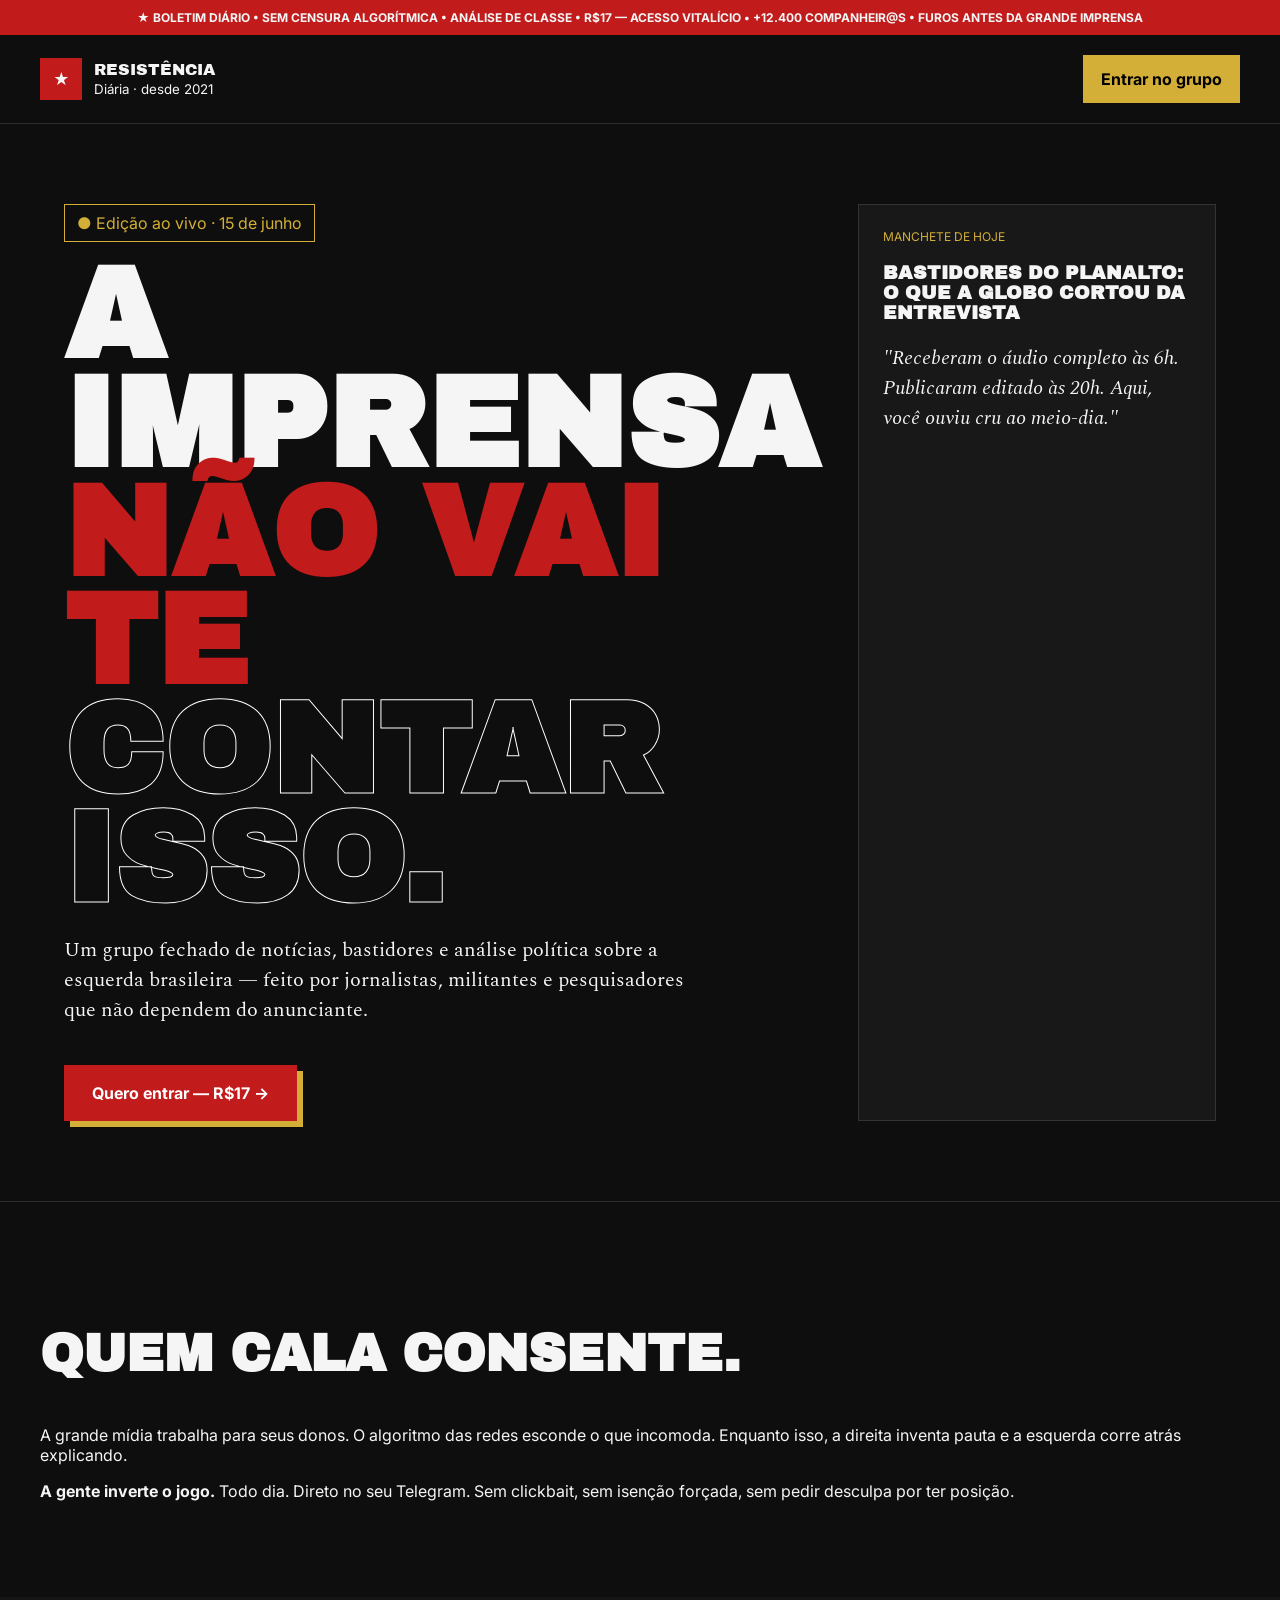
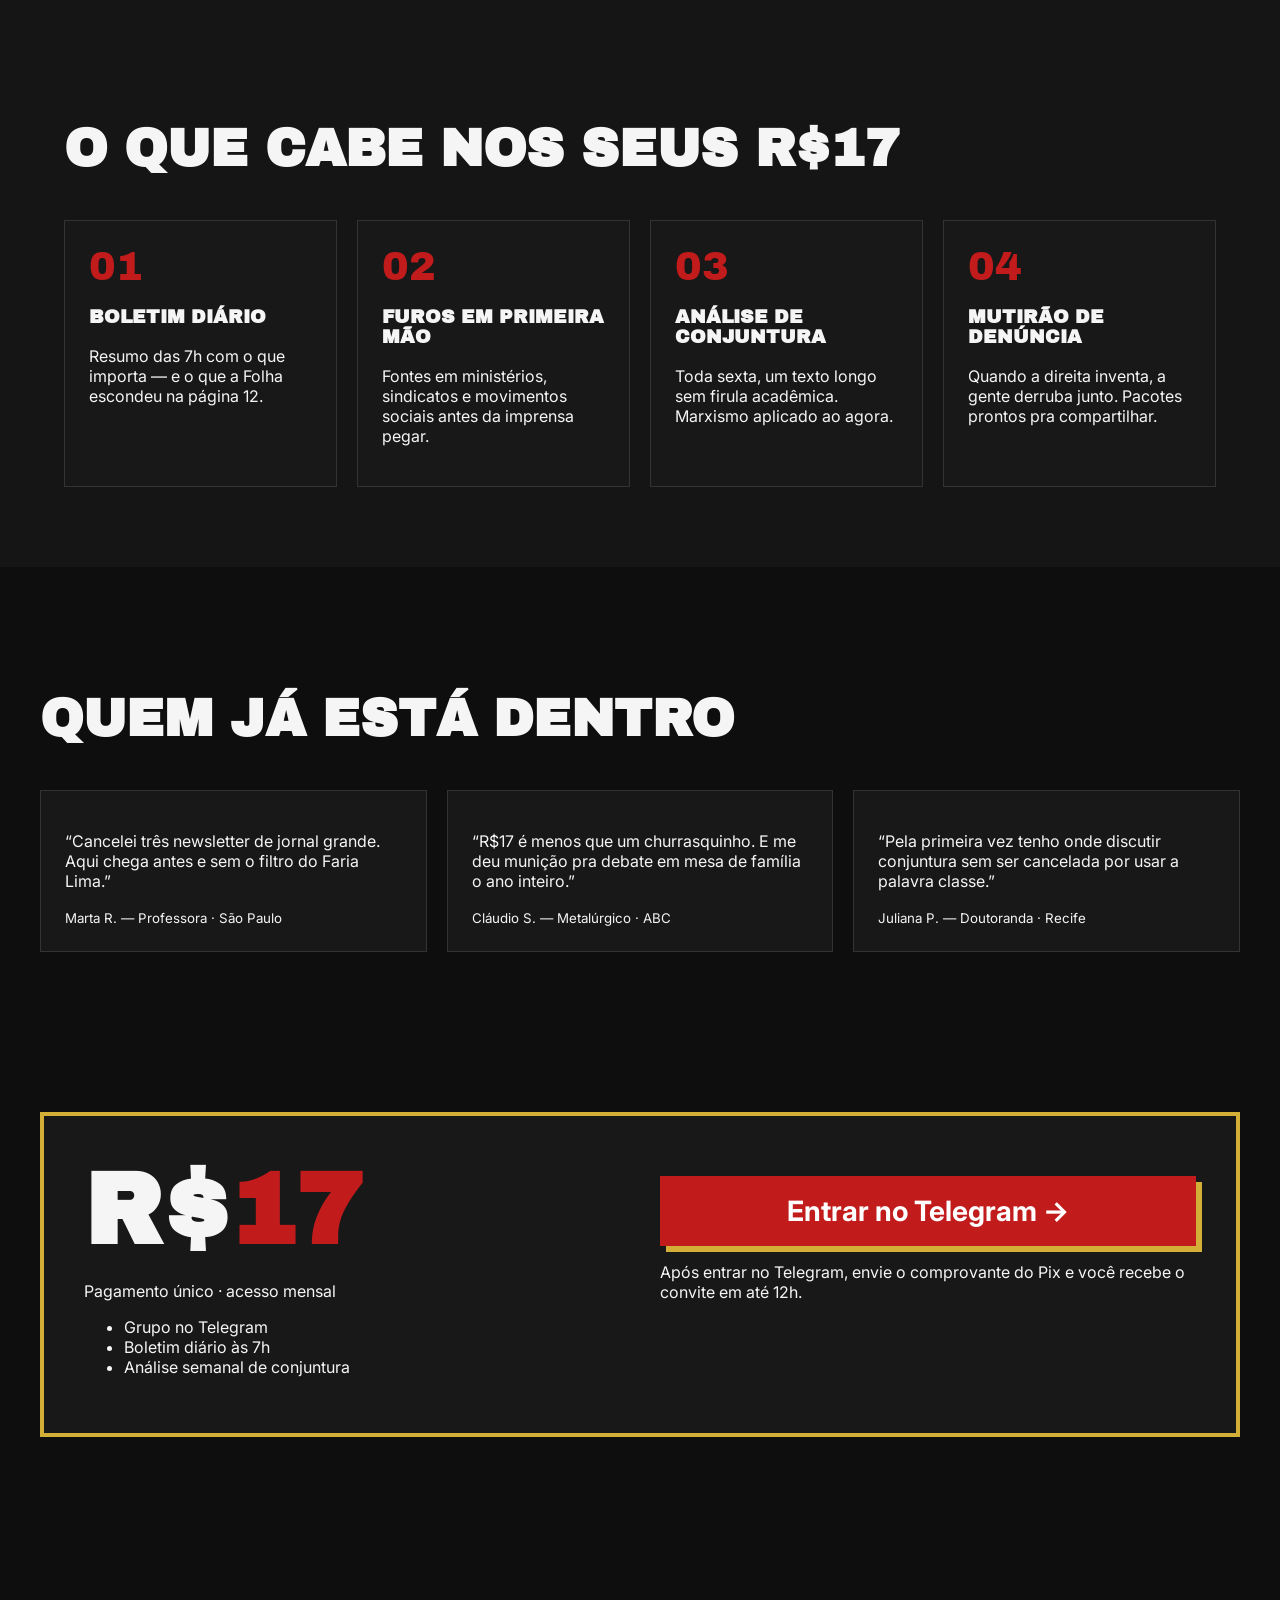
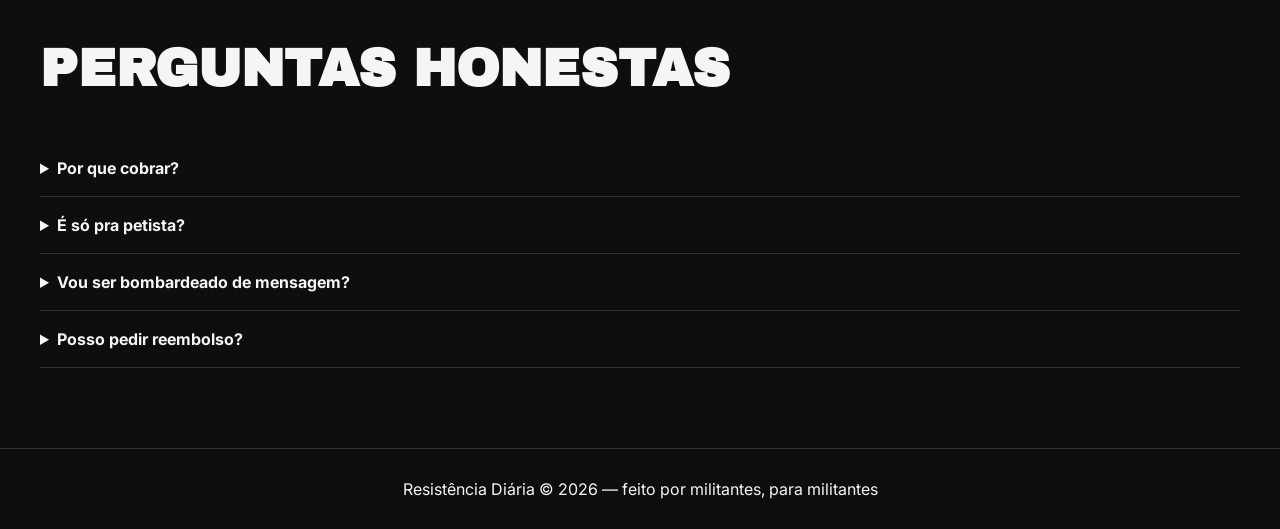
<file: index.html>
<!DOCTYPE html>
<html lang="pt-BR">
<head>
<meta charset="utf-8">
<meta name="viewport" content="width=device-width,initial-scale=1">
<title>Resistência Diária — Notícias da Esquerda Brasileira</title>
<link href="https://fonts.googleapis.com/css2?family=Archivo+Black&family=Inter:wght@400;500;600;700&family=Spectral:wght@400;600&display=swap" rel="stylesheet">
<link rel="stylesheet" href="style.css">
</head>
<body>
<div class="ticker"><div class="track">★ Boletim diário • Sem censura algorítmica • Análise de classe • R$17 — Acesso vitalício • +12.400 companheir@s • Furos antes da grande imprensa</div></div>

<header>
<div class="container nav">
<div class="brand"><div class="logo">★</div><div><div class="title">RESISTÊNCIA</div><small>Diária · desde 2021</small></div></div>
<a href="https://go.perfectpay.com.br/PPU38CQD8IK" class="gold-btn">Entrar no grupo</a>
</div>
</header>

<section class="hero">
<div class="container hero-grid">
<div>
<div class="badge">● Edição ao vivo · 15 de junho</div>
<h1>A imprensa <span class="red">não vai te</span> <span class="outline">contar isso.</span></h1>
<p>Um grupo fechado de notícias, bastidores e análise política sobre a esquerda brasileira — feito por jornalistas, militantes e pesquisadores que não dependem do anunciante.</p>
<a href="https://go.perfectpay.com.br/PPU38CQD8IK" class="cta">Quero entrar — R$17 →</a>
</div>
<div class="newsbox">
<div class="gold">MANCHETE DE HOJE</div>
<h3>Bastidores do Planalto: o que a Globo cortou da entrevista</h3>
<p><em>"Receberam o áudio completo às 6h. Publicaram editado às 20h. Aqui, você ouviu cru ao meio-dia."</em></p>
</div>
</div>
</section>

<section class="section container">
<h2>Quem cala consente.</h2>
<p>A grande mídia trabalha para seus donos. O algoritmo das redes esconde o que incomoda. Enquanto isso, a direita inventa pauta e a esquerda corre atrás explicando.</p>
<p><strong>A gente inverte o jogo.</strong> Todo dia. Direto no seu Telegram. Sem clickbait, sem isenção forçada, sem pedir desculpa por ter posição.</p>
</section>

<section class="section alt">
<div class="container">
<h2>O que cabe nos seus R$17</h2>
<div class="cards">
<div class="card"><span>01</span><h3>Boletim diário</h3><p>Resumo das 7h com o que importa — e o que a Folha escondeu na página 12.</p></div>
<div class="card"><span>02</span><h3>Furos em primeira mão</h3><p>Fontes em ministérios, sindicatos e movimentos sociais antes da imprensa pegar.</p></div>
<div class="card"><span>03</span><h3>Análise de conjuntura</h3><p>Toda sexta, um texto longo sem firula acadêmica. Marxismo aplicado ao agora.</p></div>
<div class="card"><span>04</span><h3>Mutirão de denúncia</h3><p>Quando a direita inventa, a gente derruba junto. Pacotes prontos pra compartilhar.</p></div>
</div>
</div>
</section>

<section class="section container">
<h2>Quem já está dentro</h2>
<div class="cards">
<div class="card"><p>“Cancelei três newsletter de jornal grande. Aqui chega antes e sem o filtro do Faria Lima.”</p><small>Marta R. — Professora · São Paulo</small></div>
<div class="card"><p>“R$17 é menos que um churrasquinho. E me deu munição pra debate em mesa de família o ano inteiro.”</p><small>Cláudio S. — Metalúrgico · ABC</small></div>
<div class="card"><p>“Pela primeira vez tenho onde discutir conjuntura sem ser cancelada por usar a palavra classe.”</p><small>Juliana P. — Doutoranda · Recife</small></div>
</div>
</section>

<section id="assinar" class="offer">
<div class="container offerbox">
<div>
<h2>R$<span>17</span></h2>
<p>Pagamento único · acesso mensal</p>
<ul>
<li>Grupo no Telegram</li>
<li>Boletim diário às 7h</li>
<li>Análise semanal de conjuntura</li>
</ul>
</div>
<div>
<a class="cta big" href="https://go.perfectpay.com.br/PPU38CQD8IK">Entrar no Telegram →</a>
<p>Após entrar no Telegram, envie o comprovante do Pix e você recebe o convite em até 12h.</p>
</div>
</div>
</section>

<section class="section container">
<h2>Perguntas honestas</h2>
<details><summary>Por que cobrar?</summary><p>Porque conteúdo independente não se sustenta com curtida.</p></details>
<details><summary>É só pra petista?</summary><p>Não. É para quem entende que a disputa hoje é de classe.</p></details>
<details><summary>Vou ser bombardeado de mensagem?</summary><p>O grupo principal é silencioso.</p></details>
<details><summary>Posso pedir reembolso?</summary><p>Sim. Em até 7 dias.</p></details>
</section>

<footer><div class="container">Resistência Diária © 2026 — feito por militantes, para militantes</div></footer>
</body></html>
</file>
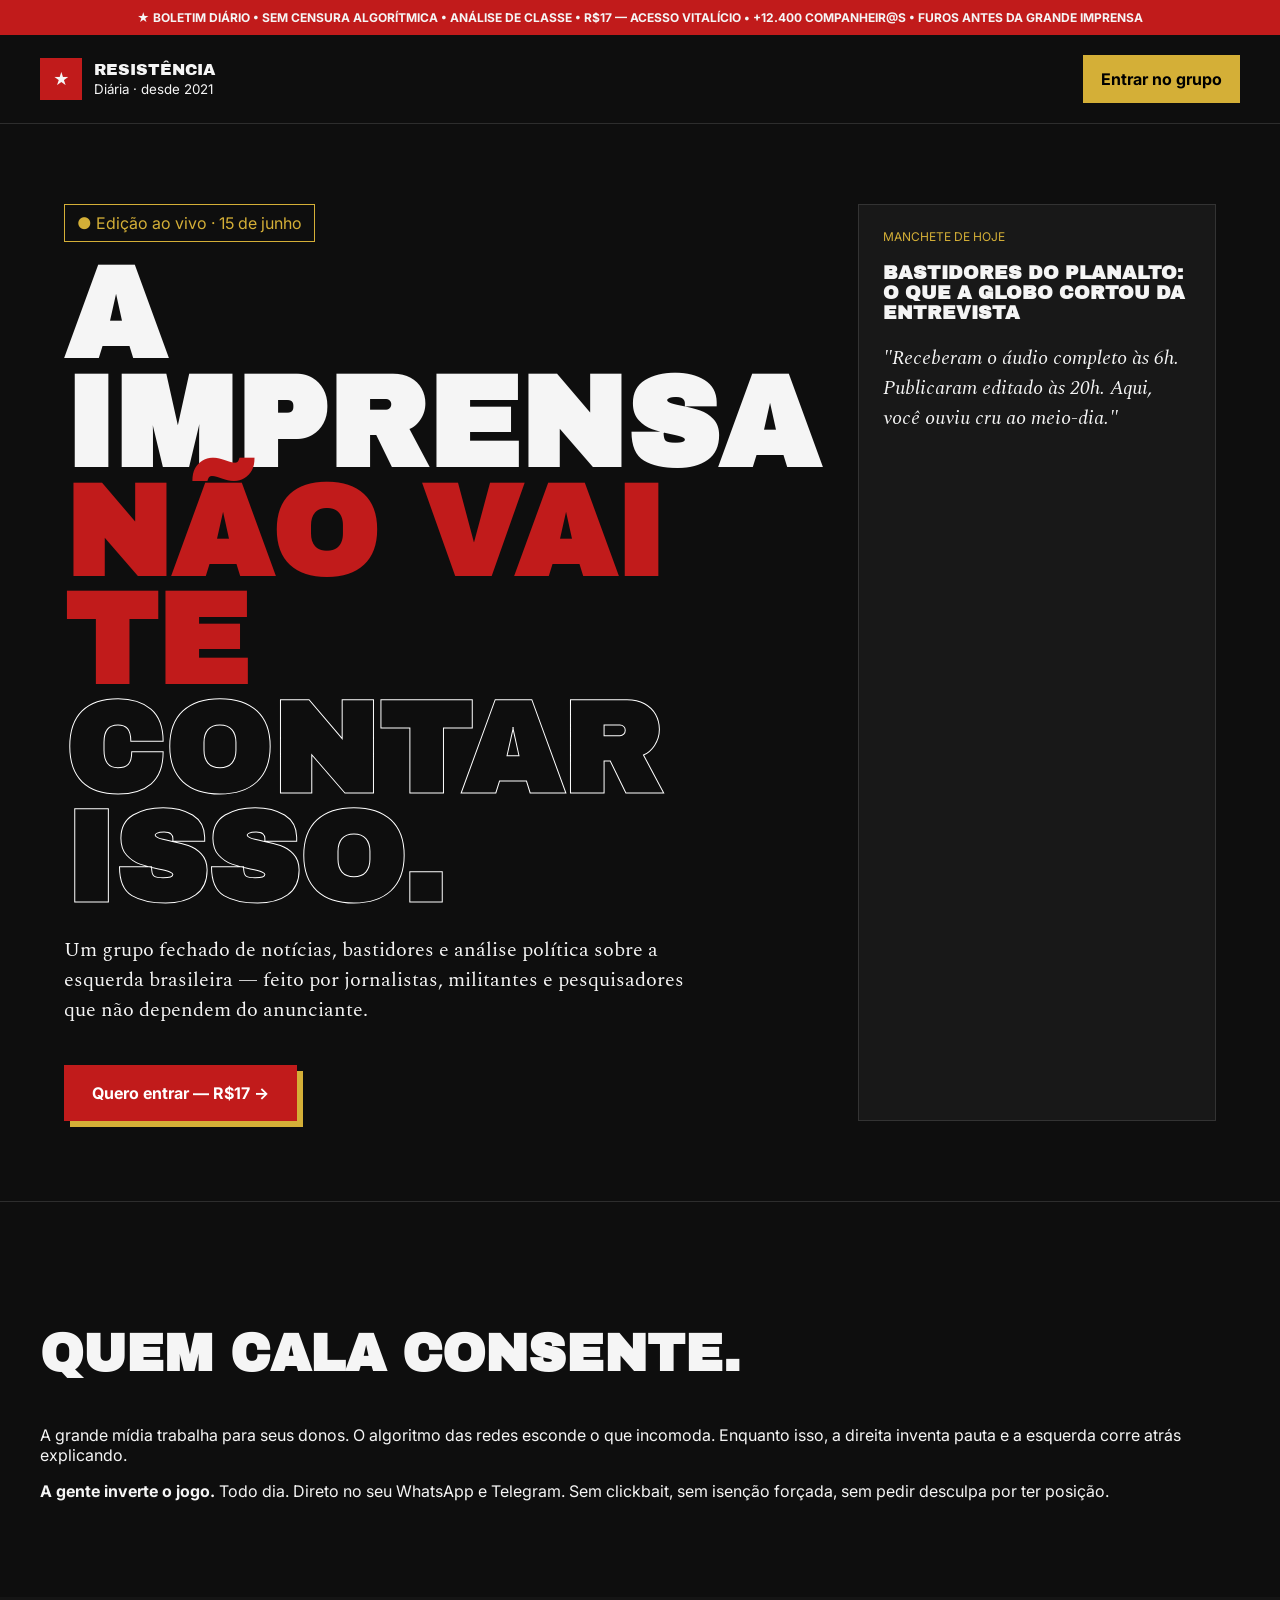
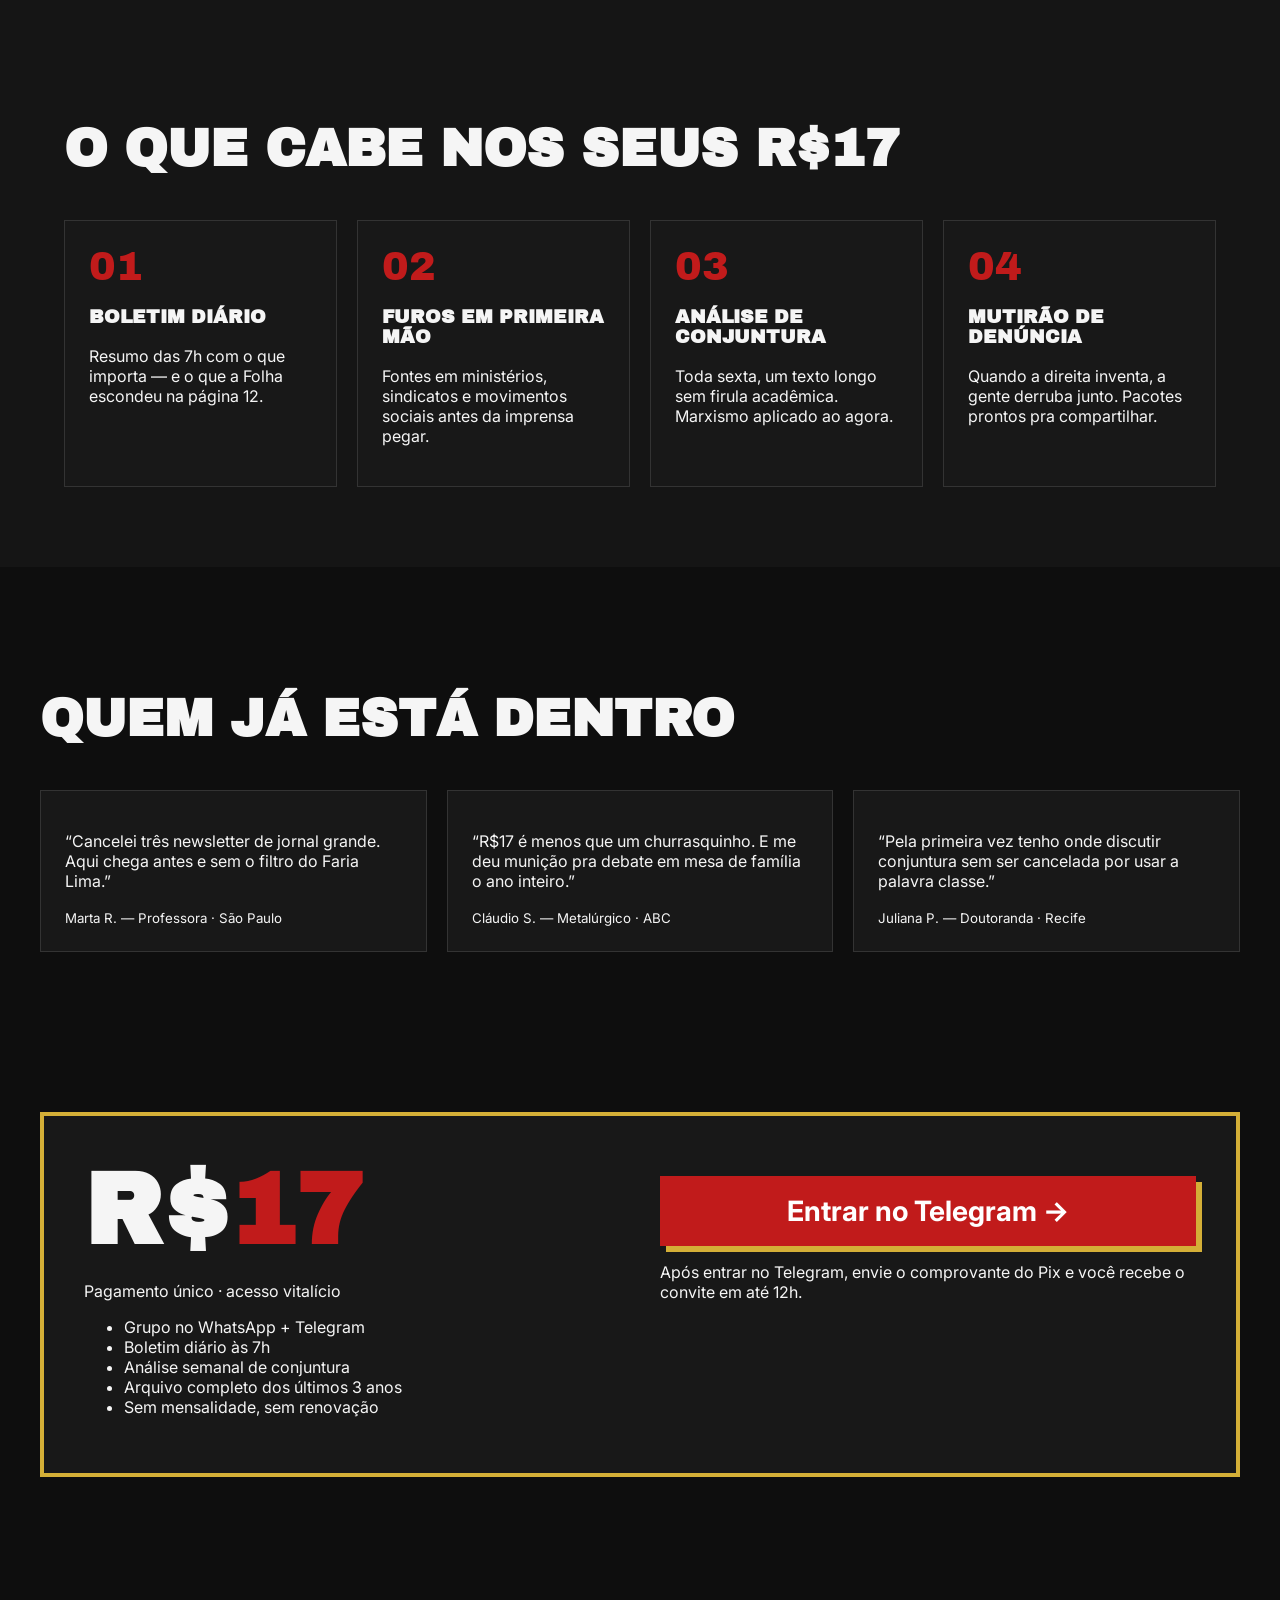
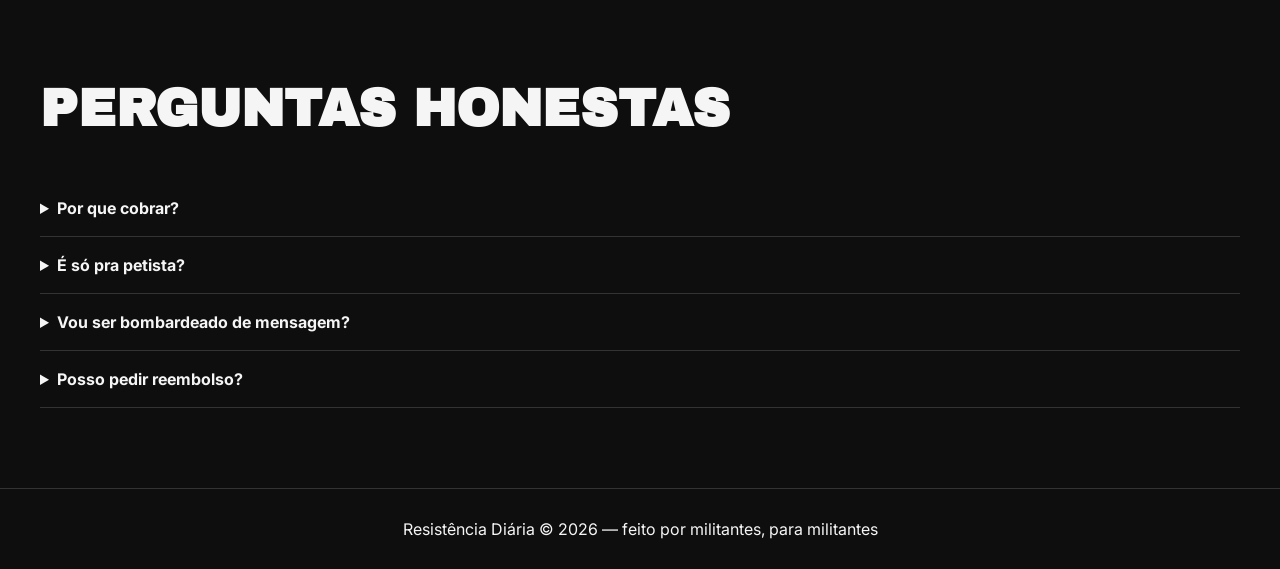
<file: resistencia-diaria-completo.html>
<!DOCTYPE html>
<html lang="pt-BR">
<head>
<meta charset="utf-8">
<meta name="viewport" content="width=device-width,initial-scale=1">
<title>Resistência Diária — Notícias da Esquerda Brasileira</title>
<link href="https://fonts.googleapis.com/css2?family=Archivo+Black&family=Inter:wght@400;500;600;700&family=Spectral:wght@400;600&display=swap" rel="stylesheet">
<link rel="stylesheet" href="style.css">
</head>
<body>
<div class="ticker"><div class="track">★ Boletim diário • Sem censura algorítmica • Análise de classe • R$17 — Acesso vitalício • +12.400 companheir@s • Furos antes da grande imprensa</div></div>

<header>
<div class="container nav">
<div class="brand"><div class="logo">★</div><div><div class="title">RESISTÊNCIA</div><small>Diária · desde 2021</small></div></div>
<a href="#assinar" class="gold-btn">Entrar no grupo</a>
</div>
</header>

<section class="hero">
<div class="container hero-grid">
<div>
<div class="badge">● Edição ao vivo · 15 de junho</div>
<h1>A imprensa <span class="red">não vai te</span> <span class="outline">contar isso.</span></h1>
<p>Um grupo fechado de notícias, bastidores e análise política sobre a esquerda brasileira — feito por jornalistas, militantes e pesquisadores que não dependem do anunciante.</p>
<a href="#assinar" class="cta">Quero entrar — R$17 →</a>
</div>
<div class="newsbox">
<div class="gold">MANCHETE DE HOJE</div>
<h3>Bastidores do Planalto: o que a Globo cortou da entrevista</h3>
<p><em>"Receberam o áudio completo às 6h. Publicaram editado às 20h. Aqui, você ouviu cru ao meio-dia."</em></p>
</div>
</div>
</section>

<section class="section container">
<h2>Quem cala consente.</h2>
<p>A grande mídia trabalha para seus donos. O algoritmo das redes esconde o que incomoda. Enquanto isso, a direita inventa pauta e a esquerda corre atrás explicando.</p>
<p><strong>A gente inverte o jogo.</strong> Todo dia. Direto no seu WhatsApp e Telegram. Sem clickbait, sem isenção forçada, sem pedir desculpa por ter posição.</p>
</section>

<section class="section alt">
<div class="container">
<h2>O que cabe nos seus R$17</h2>
<div class="cards">
<div class="card"><span>01</span><h3>Boletim diário</h3><p>Resumo das 7h com o que importa — e o que a Folha escondeu na página 12.</p></div>
<div class="card"><span>02</span><h3>Furos em primeira mão</h3><p>Fontes em ministérios, sindicatos e movimentos sociais antes da imprensa pegar.</p></div>
<div class="card"><span>03</span><h3>Análise de conjuntura</h3><p>Toda sexta, um texto longo sem firula acadêmica. Marxismo aplicado ao agora.</p></div>
<div class="card"><span>04</span><h3>Mutirão de denúncia</h3><p>Quando a direita inventa, a gente derruba junto. Pacotes prontos pra compartilhar.</p></div>
</div>
</div>
</section>

<section class="section container">
<h2>Quem já está dentro</h2>
<div class="cards">
<div class="card"><p>“Cancelei três newsletter de jornal grande. Aqui chega antes e sem o filtro do Faria Lima.”</p><small>Marta R. — Professora · São Paulo</small></div>
<div class="card"><p>“R$17 é menos que um churrasquinho. E me deu munição pra debate em mesa de família o ano inteiro.”</p><small>Cláudio S. — Metalúrgico · ABC</small></div>
<div class="card"><p>“Pela primeira vez tenho onde discutir conjuntura sem ser cancelada por usar a palavra classe.”</p><small>Juliana P. — Doutoranda · Recife</small></div>
</div>
</section>

<section id="assinar" class="offer">
<div class="container offerbox">
<div>
<h2>R$<span>17</span></h2>
<p>Pagamento único · acesso vitalício</p>
<ul>
<li>Grupo no WhatsApp + Telegram</li>
<li>Boletim diário às 7h</li>
<li>Análise semanal de conjuntura</li>
<li>Arquivo completo dos últimos 3 anos</li>
<li>Sem mensalidade, sem renovação</li>
</ul>
</div>
<div>
<a class="cta big" href="#">Entrar no Telegram →</a>
<p>Após entrar no Telegram, envie o comprovante do Pix e você recebe o convite em até 12h.</p>
</div>
</div>
</section>

<section class="section container">
<h2>Perguntas honestas</h2>
<details><summary>Por que cobrar?</summary><p>Porque conteúdo independente não se sustenta com curtida.</p></details>
<details><summary>É só pra petista?</summary><p>Não. É para quem entende que a disputa hoje é de classe.</p></details>
<details><summary>Vou ser bombardeado de mensagem?</summary><p>O grupo principal é silencioso.</p></details>
<details><summary>Posso pedir reembolso?</summary><p>Sim. Em até 7 dias.</p></details>
</section>

<footer><div class="container">Resistência Diária © 2026 — feito por militantes, para militantes</div></footer>
</body></html>
</file>
<file: style.css>
:root{--bg:#0e0e0e;--card:#181818;--red:#c11b1b;--gold:#d4af37;--text:#f5f5f5}
*{box-sizing:border-box}body{margin:0;background:var(--bg);color:var(--text);font-family:Inter,sans-serif}
.container{max-width:1200px;margin:auto;padding:0 24px}
.ticker{background:var(--red);padding:10px;font-weight:700;text-transform:uppercase;font-size:12px}
.track{text-align:center}
header{border-bottom:1px solid #2d2d2d}
.nav{display:flex;justify-content:space-between;align-items:center;padding:20px 0}
.brand{display:flex;gap:12px;align-items:center}.logo{width:42px;height:42px;background:var(--red);display:grid;place-items:center}
.title,h1,h2,h3{font-family:'Archivo Black',sans-serif;text-transform:uppercase}
.gold-btn,.cta{text-decoration:none;font-weight:700}
.gold-btn{background:var(--gold);color:#000;padding:14px 18px}
.hero{padding:80px 0;border-bottom:1px solid #2d2d2d}
.hero-grid{display:grid;grid-template-columns:2fr 1fr;gap:40px}
.badge{display:inline-block;border:1px solid var(--gold);padding:8px 12px;color:var(--gold);margin-bottom:20px}
h1{font-size:clamp(60px,10vw,130px);line-height:.85;margin:0}
.red{color:var(--red)} .outline{-webkit-text-stroke:1px #fff;color:transparent}
.hero p{max-width:650px;font-family:Spectral,serif;font-size:20px}
.cta{display:inline-block;background:var(--red);color:#fff;padding:18px 28px;margin-top:20px;box-shadow:6px 6px 0 var(--gold)}
.newsbox,.card{background:var(--card);border:1px solid #333;padding:24px}
.gold{color:var(--gold);font-size:12px}
.section{padding:80px 0}.section h2{font-size:52px}
.alt{background:#151515}
.cards{display:grid;grid-template-columns:repeat(auto-fit,minmax(250px,1fr));gap:20px}
.card span{font-size:40px;color:var(--red);font-family:'Archivo Black'}
.offer{padding:80px 0}
.offerbox{border:4px solid var(--gold);padding:40px;display:grid;grid-template-columns:1fr 1fr;gap:40px;background:var(--card)}
.offer h2{font-size:100px;margin:0}.offer h2 span{color:var(--red)}
.big{font-size:28px;text-align:center;width:100%}
details{border-bottom:1px solid #333;padding:18px 0} summary{cursor:pointer;font-weight:700}
footer{border-top:1px solid #333;padding:30px 0;text-align:center}
@media(max-width:768px){.hero-grid,.offerbox{grid-template-columns:1fr}h1{font-size:64px}.section h2{font-size:38px}}
</file>
